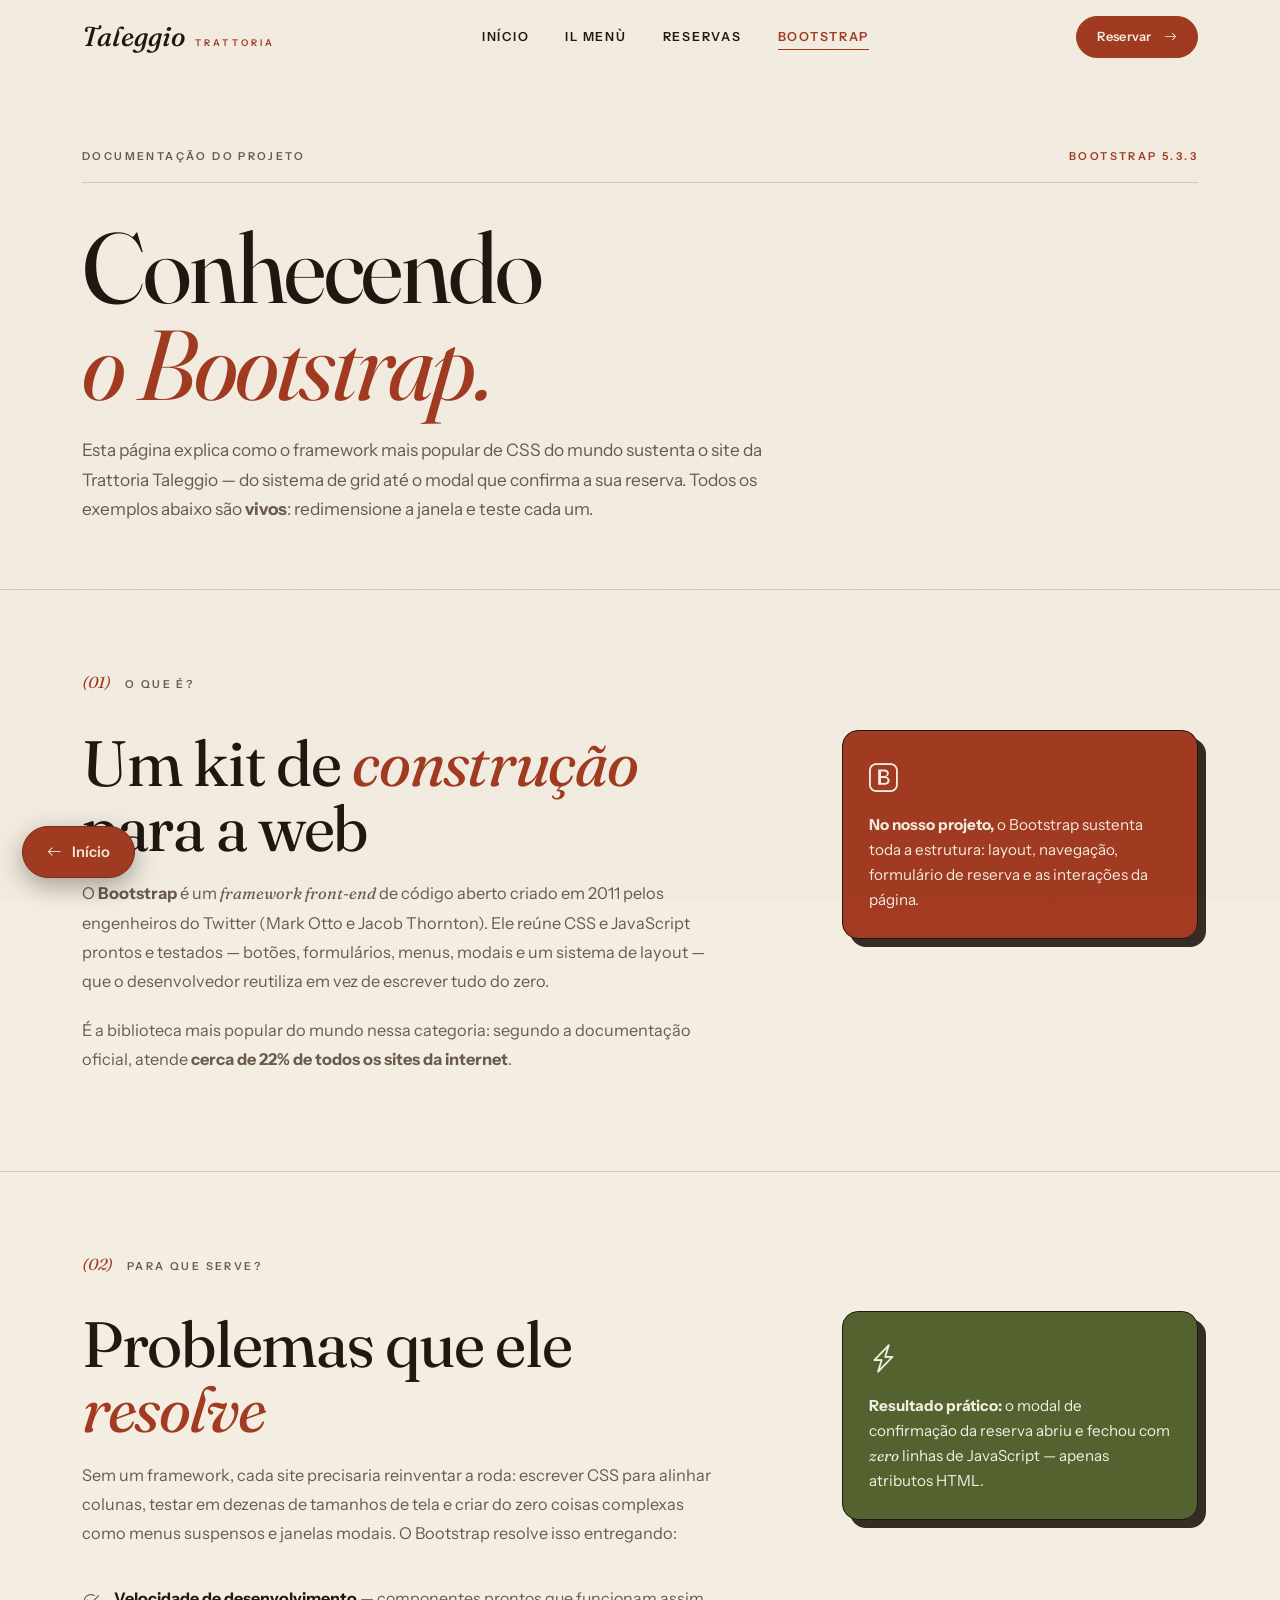
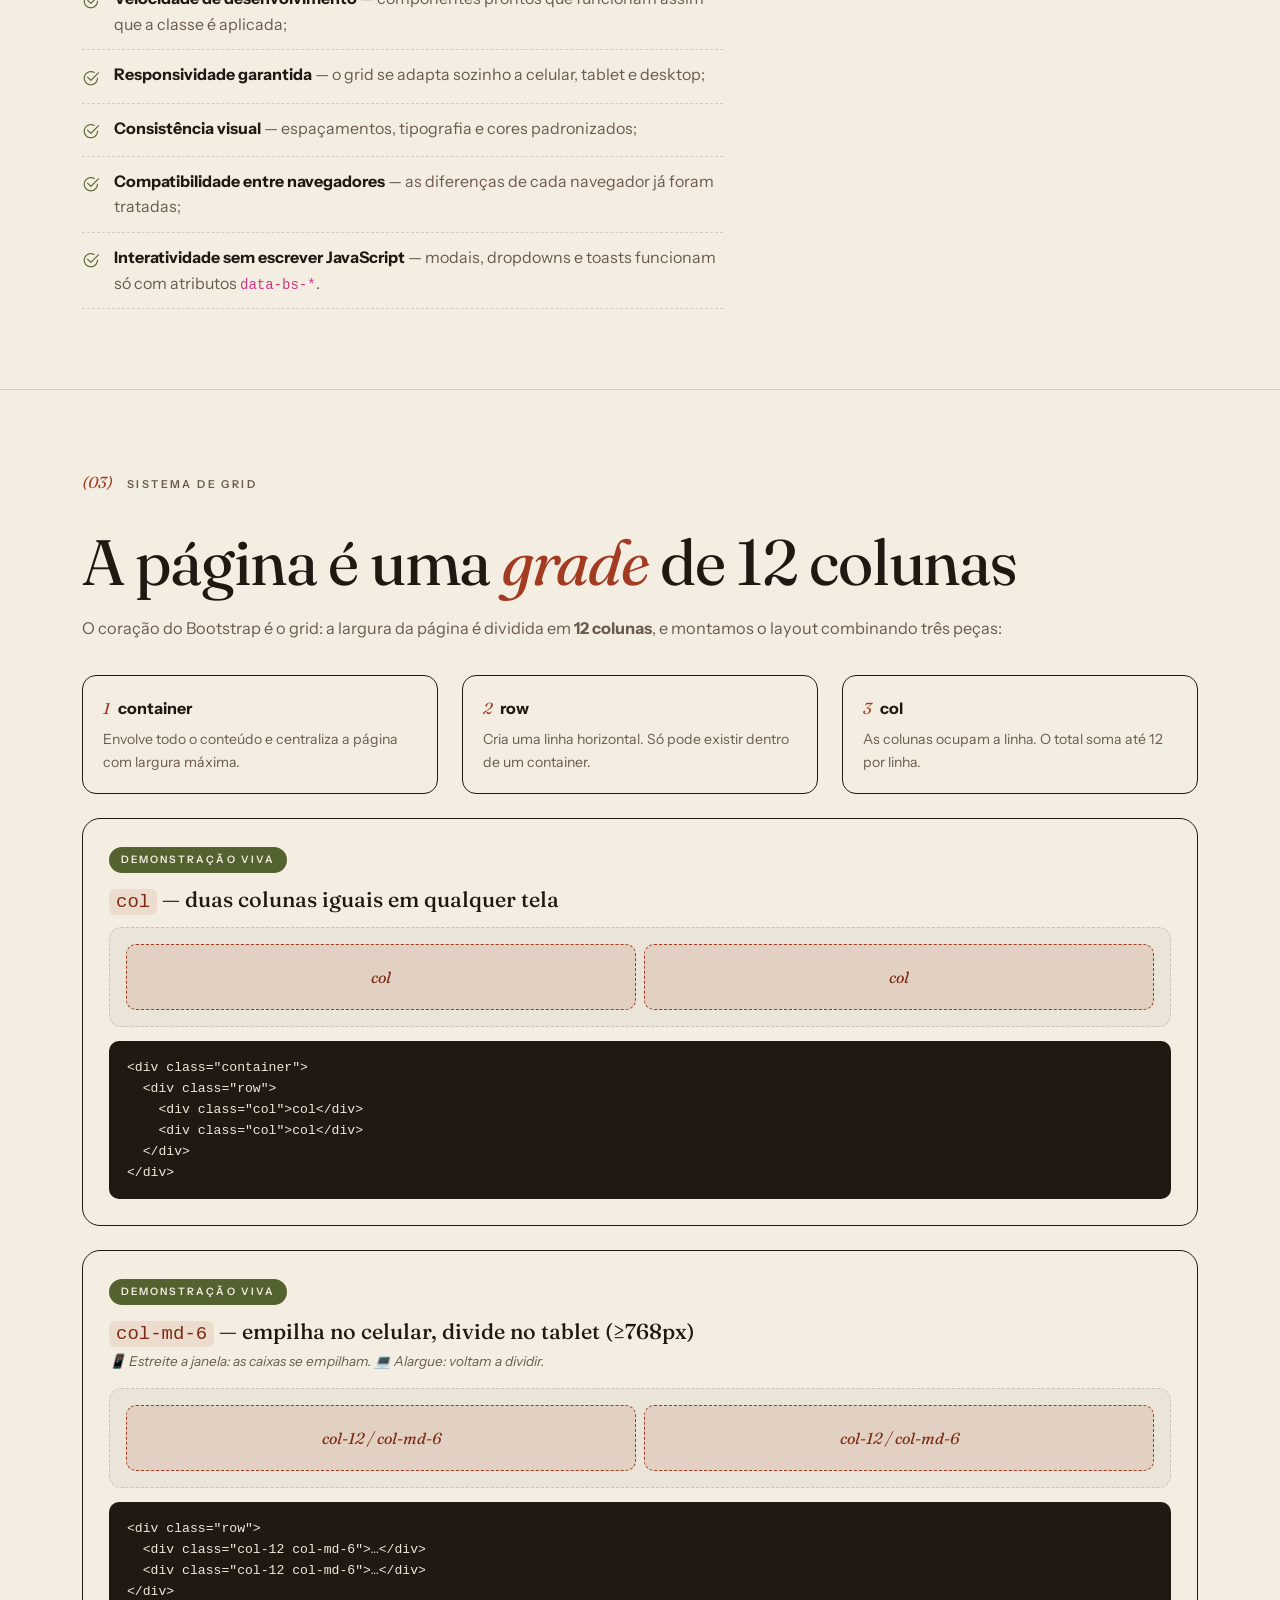
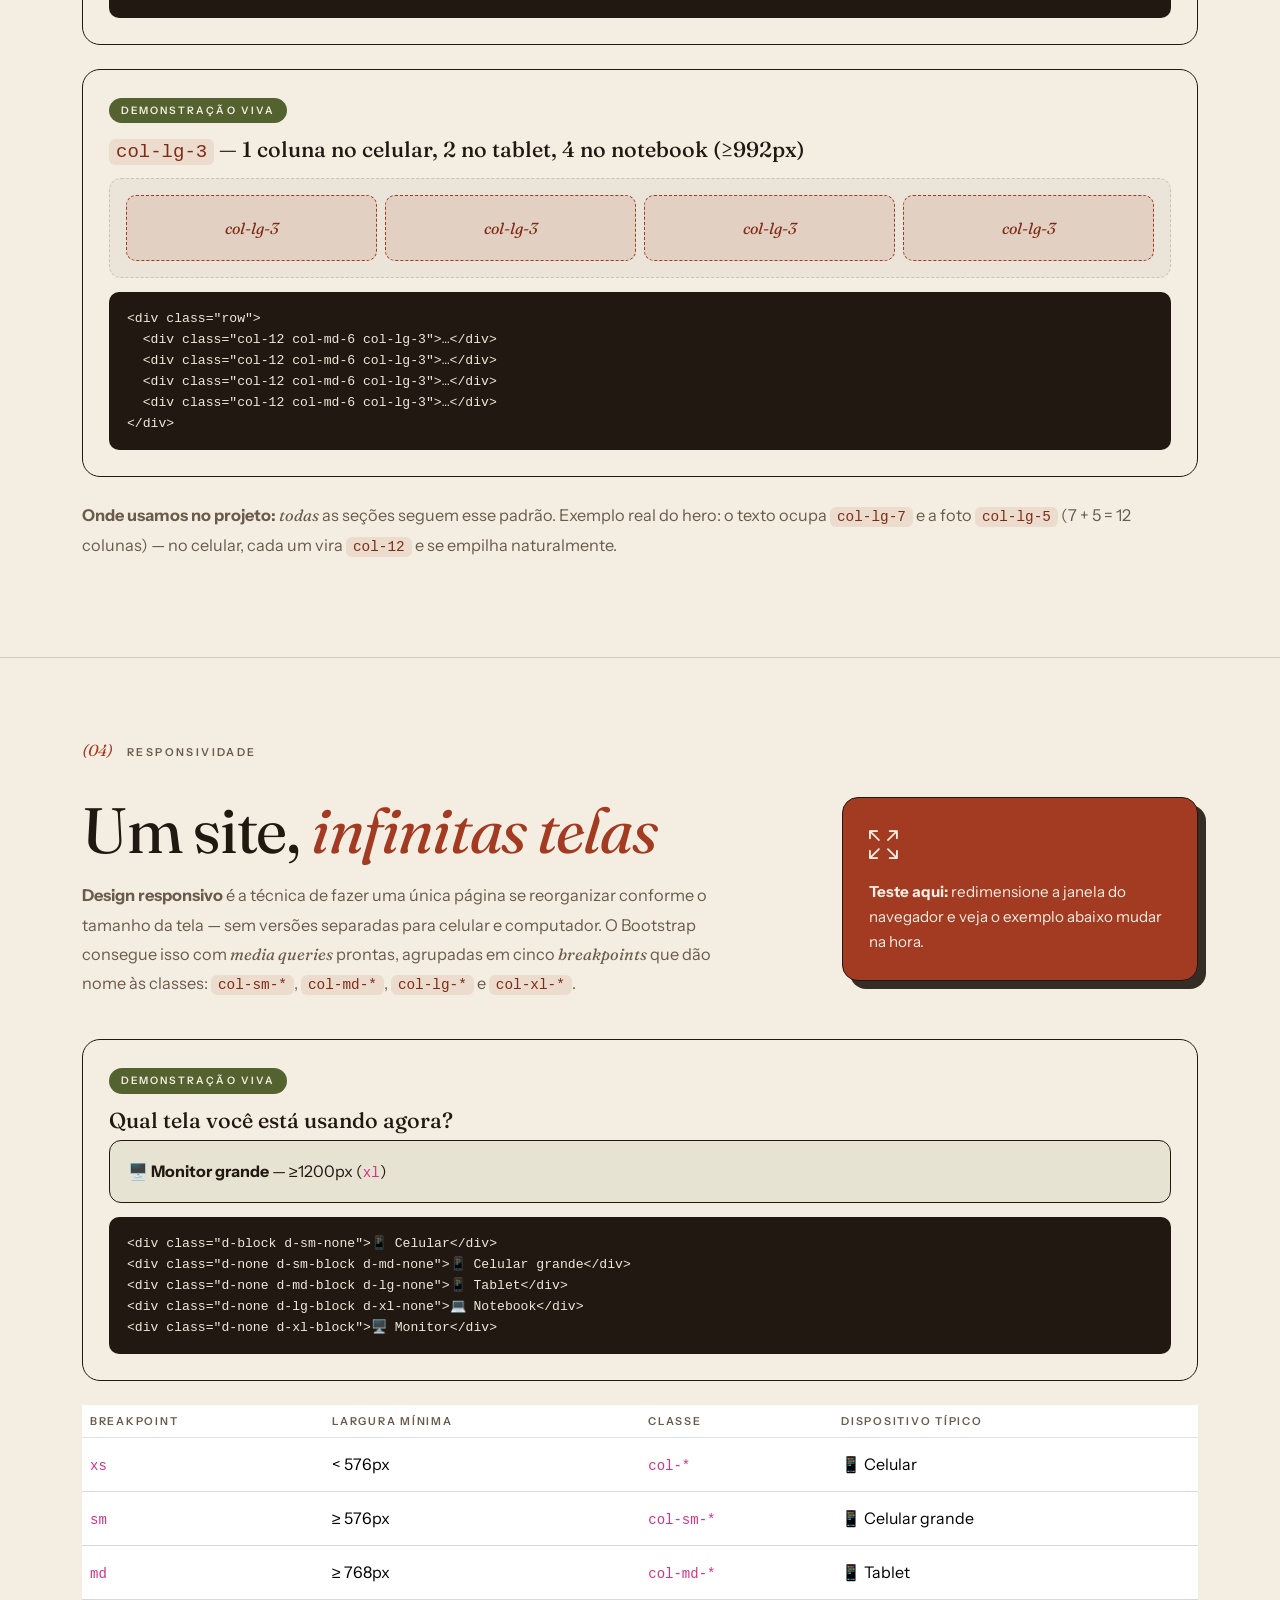
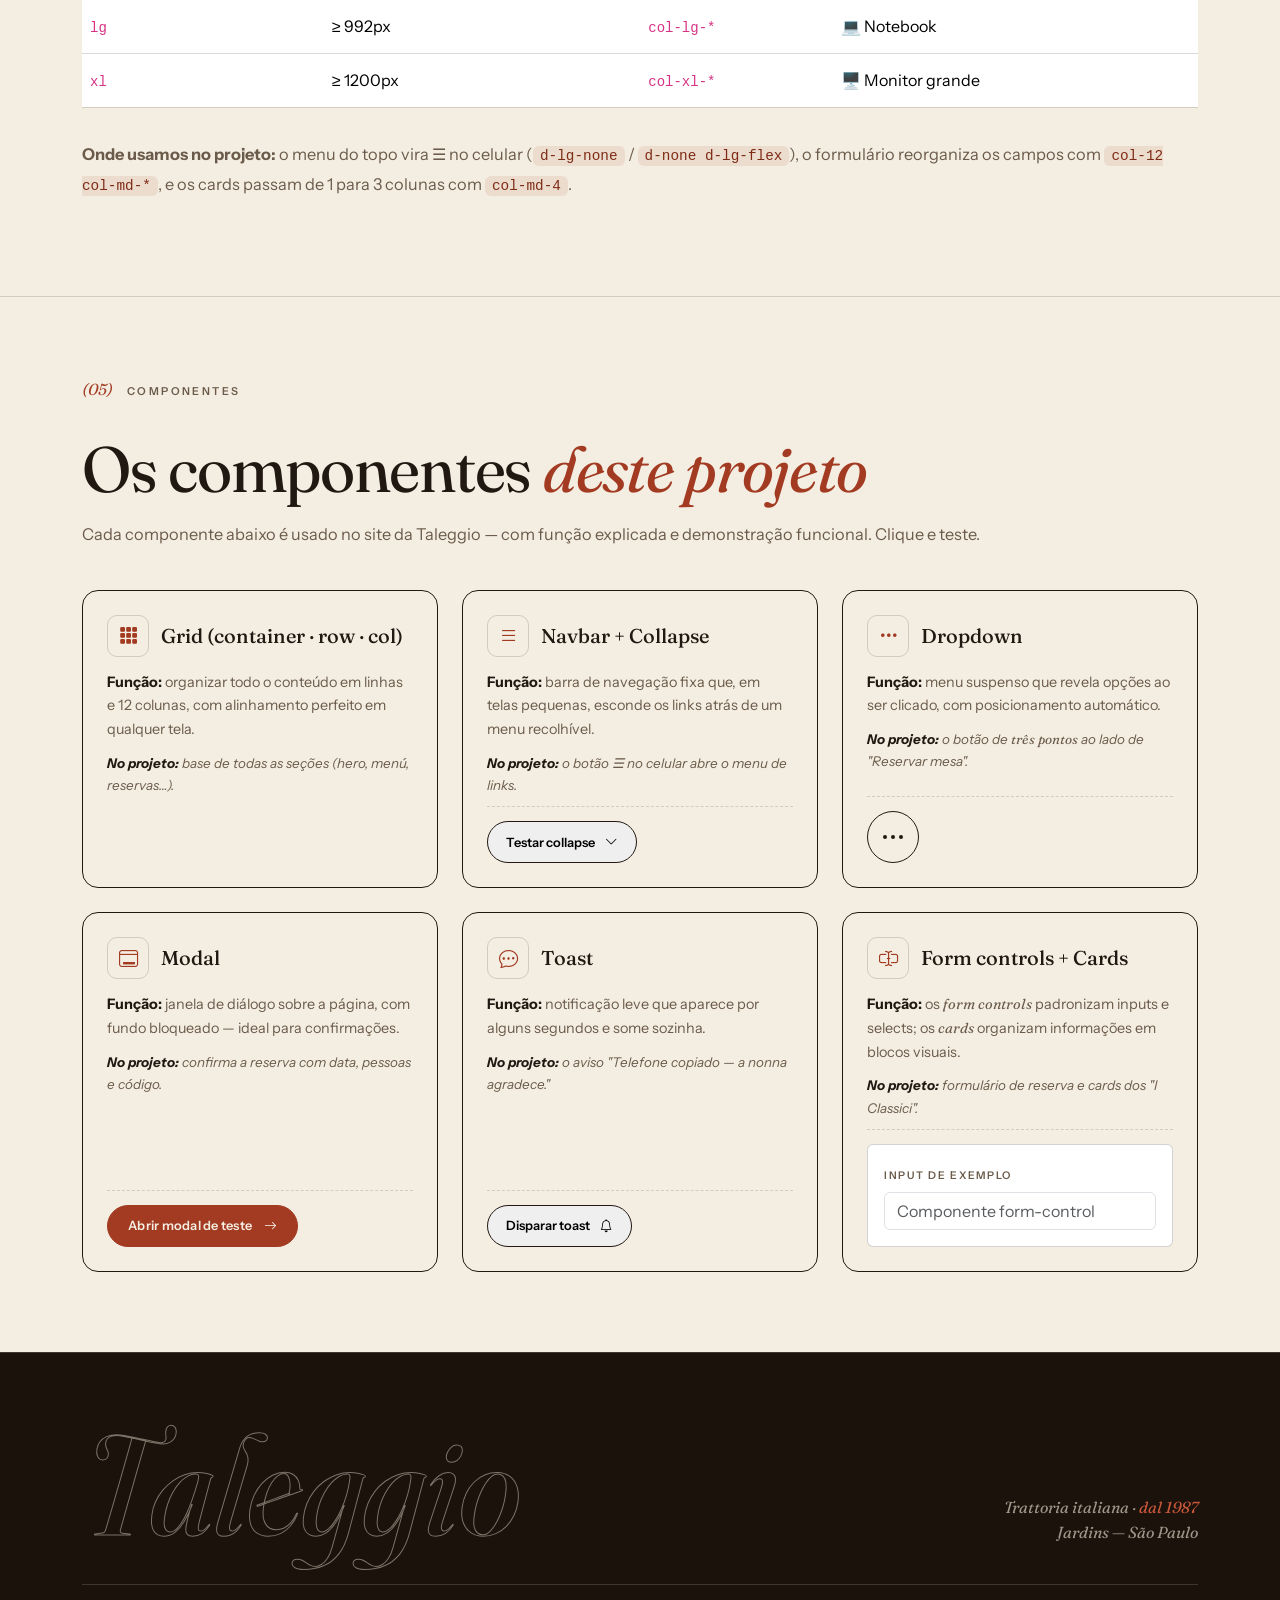
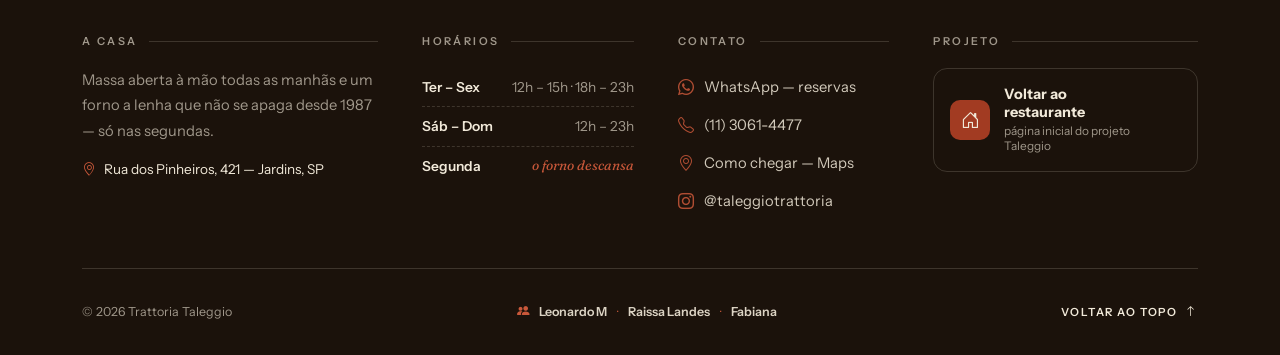
<file: bootstrap.html>
<!DOCTYPE html>
<html lang="pt-BR">
<head>
<meta charset="UTF-8">
<meta name="viewport" content="width=device-width, initial-scale=1">
<title>Conhecendo o Bootstrap · Taleggio Trattoria</title>
<meta name="description" content="Documentação do projeto Taleggio Trattoria: como o Bootstrap 5 foi utilizado no desenvolvimento do site.">
<link rel="icon" href="data:image/svg+xml,<svg xmlns='http://www.w3.org/2000/svg' viewBox='0 0 24 24'><path fill='%23A23B22' d='M12 0C13 7 17 11 24 12 17 13 13 17 12 24 11 17 7 13 0 12 7 11 11 7 12 0Z'/></svg>">

<link href="https://cdn.jsdelivr.net/npm/bootstrap@5.3.3/dist/css/bootstrap.min.css" rel="stylesheet">
<link href="https://cdn.jsdelivr.net/npm/bootstrap-icons@1.11.3/font/bootstrap-icons.min.css" rel="stylesheet">
<link rel="preconnect" href="https://fonts.googleapis.com">
<link rel="preconnect" href="https://fonts.gstatic.com" crossorigin>
<link href="https://fonts.googleapis.com/css2?family=Fraunces:ital,opsz,wght@0,9..144,300..700;1,9..144,300..700&family=Instrument+Sans:wght@400;500;600&display=swap" rel="stylesheet">

<link rel="stylesheet" href="style.css">
</head>
<body>

<!-- botão flutuante de volta — sempre clicável -->
<a href="index.html" class="back-float"><i class="bi bi-arrow-left"></i> Início</a>

<!-- ================= NAVBAR ================= -->
<nav class="nav-tl" id="nav">
  <div class="container-xl nav-inner">
    <a class="brand" href="index.html">Taleggio <small>trattoria</small></a>
    <div class="nav-links d-none d-lg-flex">
      <a href="index.html">Início</a>
      <a href="index.html#cardapio">Il menù</a>
      <a href="index.html#reserva">Reservas</a>
      <a href="bootstrap.html" class="active">Bootstrap</a>
    </div>
    <div class="d-flex align-items-center gap-2">
      <a href="index.html#reserva" class="btn-reserve sm d-none d-sm-inline-flex">Reservar <i class="bi bi-arrow-right"></i></a>
      <button class="burger d-lg-none" data-bs-toggle="collapse" data-bs-target="#navMenu" aria-label="Abrir menu"><i class="bi bi-list"></i></button>
    </div>
  </div>
  <div class="collapse nav-collapse d-lg-none" id="navMenu">
    <div class="container-xl py-3">
      <a href="index.html">Início</a>
      <a href="index.html#cardapio">Il menù</a>
      <a href="index.html#reserva">Reservas</a>
      <a href="bootstrap.html">Bootstrap</a>
    </div>
  </div>
</nav>

<!-- ================= HERO ================= -->
<header class="bp-hero" id="topo">
  <div class="container-xl">
    <div class="hero-meta reveal">
      <span class="lbl">Documentação do projeto</span>
      <span class="lbl highlight">Bootstrap 5.3.3</span>
    </div>
    <h1 class="bp-title reveal" data-d="1">Conhecendo<br><em>o Bootstrap.</em></h1>
    <p class="bp-lead reveal" data-d="2">Esta página explica como o framework mais popular de CSS do mundo
    sustenta o site da Trattoria Taleggio — do sistema de grid até o modal que confirma a sua reserva.
    Todos os exemplos abaixo são <strong>vivos</strong>: redimensione a janela e teste cada um.</p>
  </div>
</header>

<!-- ================= 01 · O QUE É ================= -->
<section class="bp-sec" id="oque-e">
  <div class="container-xl">
    <div class="sec-head reveal"><span class="num">(01)</span><span class="lbl">O que é?</span></div>
    <div class="row gy-4">
      <div class="col-lg-7">
        <h2 class="sec-title reveal" data-d="1">Um kit de <em>construção</em> para a web</h2>
        <p class="bp-par reveal" data-d="2">O <strong>Bootstrap</strong> é um <em>framework front-end</em> de código aberto
        criado em 2011 pelos engenheiros do Twitter (Mark Otto e Jacob Thornton). Ele reúne CSS e JavaScript
        prontos e testados — botões, formulários, menus, modais e um sistema de layout — que o desenvolvedor
        reutiliza em vez de escrever tudo do zero.</p>
        <p class="bp-par reveal" data-d="3">É a biblioteca mais popular do mundo nessa categoria: segundo a
        documentação oficial, atende <strong>cerca de 22% de todos os sites da internet</strong>.</p>
      </div>
      <div class="col-lg-4 offset-lg-1">
        <div class="bp-fact reveal" data-d="2">
          <i class="bi bi-bootstrap"></i>
          <p><strong>No nosso projeto,</strong> o Bootstrap sustenta toda a estrutura: layout, navegação,
          formulário de reserva e as interações da página.</p>
        </div>
      </div>
    </div>
  </div>
</section>

<!-- ================= 02 · PARA QUE SERVE ================= -->
<section class="bp-sec" id="para-que">
  <div class="container-xl">
    <div class="sec-head reveal"><span class="num">(02)</span><span class="lbl">Para que serve?</span></div>
    <div class="row gy-4">
      <div class="col-lg-7">
        <h2 class="sec-title reveal" data-d="1">Problemas que ele <em>resolve</em></h2>
        <p class="bp-par reveal" data-d="2">Sem um framework, cada site precisaria reinventar a roda: escrever CSS
        para alinhar colunas, testar em dezenas de tamanhos de tela e criar do zero coisas complexas como menus
        suspensos e janelas modais. O Bootstrap resolve isso entregando:</p>
        <ul class="bp-list reveal" data-d="3">
          <li><i class="bi bi-check2-circle"></i><span><strong>Velocidade de desenvolvimento</strong> — componentes prontos que funcionam assim que a classe é aplicada;</span></li>
          <li><i class="bi bi-check2-circle"></i><span><strong>Responsividade garantida</strong> — o grid se adapta sozinho a celular, tablet e desktop;</span></li>
          <li><i class="bi bi-check2-circle"></i><span><strong>Consistência visual</strong> — espaçamentos, tipografia e cores padronizados;</span></li>
          <li><i class="bi bi-check2-circle"></i><span><strong>Compatibilidade entre navegadores</strong> — as diferenças de cada navegador já foram tratadas;</span></li>
          <li><i class="bi bi-check2-circle"></i><span><strong>Interatividade sem escrever JavaScript</strong> — modais, dropdowns e toasts funcionam só com atributos <code>data-bs-*</code>.</span></li>
        </ul>
      </div>
      <div class="col-lg-4 offset-lg-1">
        <div class="bp-fact olive reveal" data-d="2">
          <i class="bi bi-lightning-charge"></i>
          <p><strong>Resultado prático:</strong> o modal de confirmação da reserva abriu e fechou
          com <em>zero</em> linhas de JavaScript — apenas atributos HTML.</p>
        </div>
      </div>
    </div>
  </div>
</section>

<!-- ================= 03 · GRID ================= -->
<section class="bp-sec" id="grid">
  <div class="container-xl">
    <div class="sec-head reveal"><span class="num">(03)</span><span class="lbl">Sistema de grid</span></div>
    <h2 class="sec-title reveal" data-d="1">A página é uma <em>grade</em> de 12 colunas</h2>
    <p class="bp-par reveal" data-d="2">O coração do Bootstrap é o grid: a largura da página é dividida
    em <strong>12 colunas</strong>, e montamos o layout combinando três peças:</p>

    <div class="row gy-3 mt-2">
      <div class="col-md-4">
        <div class="bp-mini reveal"><span class="bp-mini-n">1</span><strong>container</strong><p>Envolve todo o conteúdo e centraliza a página com largura máxima.</p></div>
      </div>
      <div class="col-md-4" data-d="1">
        <div class="bp-mini reveal"><span class="bp-mini-n">2</span><strong>row</strong><p>Cria uma linha horizontal. Só pode existir dentro de um container.</p></div>
      </div>
      <div class="col-md-4" data-d="2">
        <div class="bp-mini reveal"><span class="bp-mini-n">3</span><strong>col</strong><p>As colunas ocupam a linha. O total soma até 12 por linha.</p></div>
      </div>
    </div>

    <div class="bp-demo reveal mt-4">
      <span class="bp-chip">Demonstração viva</span>
      <h3 class="bp-demo-title"><code>col</code> — duas colunas iguais em qualquer tela</h3>
      <div class="bp-demo-grid">
        <div class="row g-2">
          <div class="col"><div class="bp-cell">col</div></div>
          <div class="col"><div class="bp-cell">col</div></div>
        </div>
      </div>
      <pre class="bp-code">&lt;div class="container"&gt;
  &lt;div class="row"&gt;
    &lt;div class="col"&gt;col&lt;/div&gt;
    &lt;div class="col"&gt;col&lt;/div&gt;
  &lt;/div&gt;
&lt;/div&gt;</pre>
    </div>

    <div class="bp-demo reveal mt-4">
      <span class="bp-chip">Demonstração viva</span>
      <h3 class="bp-demo-title"><code>col-md-6</code> — empilha no celular, divide no tablet (≥768px)</h3>
      <p class="bp-demo-hint">📱 Estreite a janela: as caixas se empilham. 💻 Alargue: voltam a dividir.</p>
      <div class="bp-demo-grid">
        <div class="row g-2">
          <div class="col-12 col-md-6"><div class="bp-cell">col-12 / col-md-6</div></div>
          <div class="col-12 col-md-6"><div class="bp-cell">col-12 / col-md-6</div></div>
        </div>
      </div>
      <pre class="bp-code">&lt;div class="row"&gt;
  &lt;div class="col-12 col-md-6"&gt;…&lt;/div&gt;
  &lt;div class="col-12 col-md-6"&gt;…&lt;/div&gt;
&lt;/div&gt;</pre>
    </div>

    <div class="bp-demo reveal mt-4">
      <span class="bp-chip">Demonstração viva</span>
      <h3 class="bp-demo-title"><code>col-lg-3</code> — 1 coluna no celular, 2 no tablet, 4 no notebook (≥992px)</h3>
      <div class="bp-demo-grid">
        <div class="row g-2">
          <div class="col-12 col-md-6 col-lg-3"><div class="bp-cell">col-lg-3</div></div>
          <div class="col-12 col-md-6 col-lg-3"><div class="bp-cell">col-lg-3</div></div>
          <div class="col-12 col-md-6 col-lg-3"><div class="bp-cell">col-lg-3</div></div>
          <div class="col-12 col-md-6 col-lg-3"><div class="bp-cell">col-lg-3</div></div>
        </div>
      </div>
      <pre class="bp-code">&lt;div class="row"&gt;
  &lt;div class="col-12 col-md-6 col-lg-3"&gt;…&lt;/div&gt;
  &lt;div class="col-12 col-md-6 col-lg-3"&gt;…&lt;/div&gt;
  &lt;div class="col-12 col-md-6 col-lg-3"&gt;…&lt;/div&gt;
  &lt;div class="col-12 col-md-6 col-lg-3"&gt;…&lt;/div&gt;
&lt;/div&gt;</pre>
    </div>

    <p class="bp-par reveal mt-4"><strong>Onde usamos no projeto:</strong> <em>todas</em> as seções seguem esse padrão.
    Exemplo real do hero: o texto ocupa <code>col-lg-7</code> e a foto <code>col-lg-5</code> (7 + 5 = 12 colunas) —
    no celular, cada um vira <code>col-12</code> e se empilha naturalmente.</p>
  </div>
</section>

<!-- ================= 04 · RESPONSIVIDADE ================= -->
<section class="bp-sec" id="responsividade">
  <div class="container-xl">
    <div class="sec-head reveal"><span class="num">(04)</span><span class="lbl">Responsividade</span></div>
    <div class="row gy-4">
      <div class="col-lg-7">
        <h2 class="sec-title reveal" data-d="1">Um site, <em>infinitas telas</em></h2>
        <p class="bp-par reveal" data-d="2"><strong>Design responsivo</strong> é a técnica de fazer uma única página
        se reorganizar conforme o tamanho da tela — sem versões separadas para celular e computador. O Bootstrap
        consegue isso com <em>media queries</em> prontas, agrupadas em cinco <em>breakpoints</em> que dão nome
        às classes: <code>col-sm-*</code>, <code>col-md-*</code>, <code>col-lg-*</code> e <code>col-xl-*</code>.</p>
      </div>
      <div class="col-lg-4 offset-lg-1">
        <div class="bp-fact reveal" data-d="2">
          <i class="bi bi-arrows-fullscreen"></i>
          <p><strong>Teste aqui:</strong> redimensione a janela do navegador e veja o exemplo abaixo mudar na hora.</p>
        </div>
      </div>
    </div>

    <div class="bp-demo reveal mt-4">
      <span class="bp-chip">Demonstração viva</span>
      <h3 class="bp-demo-title">Qual tela você está usando agora?</h3>
      <div class="bp-dev d-block d-sm-none">📱 <strong>Celular</strong> — menor que 576px (<code>xs</code>)</div>
      <div class="bp-dev d-none d-sm-block d-md-none">📱 <strong>Celular grande</strong> — ≥576px (<code>sm</code>)</div>
      <div class="bp-dev d-none d-md-block d-lg-none">📱 <strong>Tablet</strong> — ≥768px (<code>md</code>)</div>
      <div class="bp-dev d-none d-lg-block d-xl-none">💻 <strong>Notebook</strong> — ≥992px (<code>lg</code>)</div>
      <div class="bp-dev d-none d-xl-block">🖥️ <strong>Monitor grande</strong> — ≥1200px (<code>xl</code>)</div>
      <pre class="bp-code">&lt;div class="d-block d-sm-none"&gt;📱 Celular&lt;/div&gt;
&lt;div class="d-none d-sm-block d-md-none"&gt;📱 Celular grande&lt;/div&gt;
&lt;div class="d-none d-md-block d-lg-none"&gt;📱 Tablet&lt;/div&gt;
&lt;div class="d-none d-lg-block d-xl-none"&gt;💻 Notebook&lt;/div&gt;
&lt;div class="d-none d-xl-block"&gt;🖥️ Monitor&lt;/div&gt;</pre>
    </div>

    <div class="table-responsive reveal mt-4">
      <table class="table bp-table align-middle">
        <thead><tr><th>Breakpoint</th><th>Largura mínima</th><th>Classe</th><th>Dispositivo típico</th></tr></thead>
        <tbody>
          <tr><td><code>xs</code></td><td>&lt; 576px</td><td><code>col-*</code></td><td>📱 Celular</td></tr>
          <tr><td><code>sm</code></td><td>≥ 576px</td><td><code>col-sm-*</code></td><td>📱 Celular grande</td></tr>
          <tr><td><code>md</code></td><td>≥ 768px</td><td><code>col-md-*</code></td><td>📱 Tablet</td></tr>
          <tr><td><code>lg</code></td><td>≥ 992px</td><td><code>col-lg-*</code></td><td>💻 Notebook</td></tr>
          <tr><td><code>xl</code></td><td>≥ 1200px</td><td><code>col-xl-*</code></td><td>🖥️ Monitor grande</td></tr>
        </tbody>
      </table>
    </div>

    <p class="bp-par reveal mt-3"><strong>Onde usamos no projeto:</strong> o menu do topo vira ☰ no celular
    (<code>d-lg-none</code> / <code>d-none d-lg-flex</code>), o formulário reorganiza os campos com
    <code>col-12 col-md-*</code>, e os cards passam de 1 para 3 colunas com <code>col-md-4</code>.</p>
  </div>
</section>

<!-- ================= 05 · COMPONENTES ================= -->
<section class="bp-sec" id="componentes">
  <div class="container-xl">
    <div class="sec-head reveal"><span class="num">(05)</span><span class="lbl">Componentes</span></div>
    <h2 class="sec-title reveal" data-d="1">Os componentes <em>deste projeto</em></h2>
    <p class="bp-par reveal" data-d="2">Cada componente abaixo é usado no site da Taleggio —
    com função explicada e demonstração funcional. Clique e teste.</p>

    <div class="row gy-4 mt-3">

      <div class="col-md-6 col-lg-4">
        <div class="bp-comp reveal">
          <div class="bp-comp-head"><i class="bi bi-grid-3x3-gap-fill"></i><h3>Grid (container · row · col)</h3></div>
          <p><strong>Função:</strong> organizar todo o conteúdo em linhas e 12 colunas, com alinhamento perfeito em qualquer tela.</p>
          <p class="bp-comp-use"><strong>No projeto:</strong> base de todas as seções (hero, menú, reservas…).</p>
        </div>
      </div>

      <div class="col-md-6 col-lg-4" data-d="1">
        <div class="bp-comp reveal">
          <div class="bp-comp-head"><i class="bi bi-list"></i><h3>Navbar + Collapse</h3></div>
          <p><strong>Função:</strong> barra de navegação fixa que, em telas pequenas, esconde os links atrás de um menu recolhível.</p>
          <p class="bp-comp-use"><strong>No projeto:</strong> o botão ☰ no celular abre o menu de links.</p>
          <div class="bp-demo-box">
            <button class="btn-line sm" data-bs-toggle="collapse" data-bs-target="#bpCollapse" aria-expanded="false">
              Testar collapse <i class="bi bi-chevron-down"></i>
            </button>
            <div class="collapse mt-3" id="bpCollapse">
              <div class="bp-collapse-body">✅ Este bloco foi aberto pelo componente <strong>Collapse</strong>.</div>
            </div>
          </div>
        </div>
      </div>

      <div class="col-md-6 col-lg-4" data-d="2">
        <div class="bp-comp reveal">
          <div class="bp-comp-head"><i class="bi bi-three-dots"></i><h3>Dropdown</h3></div>
          <p><strong>Função:</strong> menu suspenso que revela opções ao ser clicado, com posicionamento automático.</p>
          <p class="bp-comp-use"><strong>No projeto:</strong> o botão de <em>três pontos</em> ao lado de "Reservar mesa".</p>
          <div class="bp-demo-box">
            <div class="dropdown">
              <button class="btn-dots" data-bs-toggle="dropdown" aria-expanded="false" aria-label="Demo dropdown">
                <span></span><span></span><span></span>
              </button>
              <ul class="dropdown-menu dots-menu">
                <li><a class="dots-item" href="#componentes">
                  <span class="di-icon"><i class="bi bi-1-circle"></i></span>
                  <span class="di-text"><strong>Opção de exemplo</strong><small>menu suspenso do Bootstrap</small></span>
                  <i class="bi bi-arrow-right di-arrow"></i></a></li>
                <li><a class="dots-item" href="#componentes">
                  <span class="di-icon"><i class="bi bi-2-circle"></i></span>
                  <span class="di-text"><strong>Segunda opção</strong><small>mesmo componente do site</small></span>
                  <i class="bi bi-arrow-right di-arrow"></i></a></li>
              </ul>
            </div>
          </div>
        </div>
      </div>

      <div class="col-md-6 col-lg-4">
        <div class="bp-comp reveal">
          <div class="bp-comp-head"><i class="bi bi-window-desktop"></i><h3>Modal</h3></div>
          <p><strong>Função:</strong> janela de diálogo sobre a página, com fundo bloqueado — ideal para confirmações.</p>
          <p class="bp-comp-use"><strong>No projeto:</strong> confirma a reserva com data, pessoas e código.</p>
          <div class="bp-demo-box">
            <button class="btn-reserve sm" data-bs-toggle="modal" data-bs-target="#bpModal">
              Abrir modal de teste <i class="bi bi-arrow-right"></i>
            </button>
          </div>
        </div>
      </div>

      <div class="col-md-6 col-lg-4" data-d="1">
        <div class="bp-comp reveal">
          <div class="bp-comp-head"><i class="bi bi-chat-dots"></i><h3>Toast</h3></div>
          <p><strong>Função:</strong> notificação leve que aparece por alguns segundos e some sozinha.</p>
          <p class="bp-comp-use"><strong>No projeto:</strong> o aviso "Telefone copiado — a nonna agradece."</p>
          <div class="bp-demo-box">
            <button class="btn-line sm" id="bpToastBtn">Disparar toast <i class="bi bi-bell"></i></button>
          </div>
        </div>
      </div>

      <div class="col-md-6 col-lg-4" data-d="2">
        <div class="bp-comp reveal">
          <div class="bp-comp-head"><i class="bi bi-input-cursor-text"></i><h3>Form controls + Cards</h3></div>
          <p><strong>Função:</strong> os <em>form controls</em> padronizam inputs e selects; os <em>cards</em> organizam informações em blocos visuais.</p>
          <p class="bp-comp-use"><strong>No projeto:</strong> formulário de reserva e cards dos "I Classici".</p>
          <div class="bp-demo-box">
            <div class="card bp-card-demo">
              <div class="card-body">
                <label class="form-label" for="bpInput">Input de exemplo</label>
                <input type="text" class="form-control" id="bpInput" placeholder="Componente form-control">
              </div>
            </div>
          </div>
        </div>
      </div>

    </div>
  </div>
</section>

<!-- ================= FOOTER ================= -->
<footer class="footer">
  <div class="container-xl">
    <div class="foot-brand">
      <p class="foot-word" aria-hidden="true">Taleggio</p>
      <p class="foot-tag">Trattoria italiana · <strong>dal 1987</strong><br>Jardins — São Paulo</p>
    </div>
    <div class="foot-grid">
      <div class="foot-col">
        <span class="lbl">A casa</span>
        <p class="foot-about">Massa aberta à mão todas as manhãs e um forno a lenha que não se apaga desde 1987 — só nas segundas.</p>
        <p class="foot-addr"><i class="bi bi-geo-alt"></i> Rua dos Pinheiros, 421 — Jardins, SP</p>
      </div>
      <div class="foot-col">
        <span class="lbl">Horários</span>
        <ul class="foot-hours">
          <li><span>Ter – Sex</span><span>12h – 15h · 18h – 23h</span></li>
          <li><span>Sáb – Dom</span><span>12h – 23h</span></li>
          <li class="closed"><span>Segunda</span><span>o forno descansa</span></li>
        </ul>
      </div>
      <div class="foot-col">
        <span class="lbl">Contato</span>
        <ul class="foot-links">
          <li><a href="https://wa.me/551130614477" target="_blank" rel="noopener"><i class="bi bi-whatsapp"></i>WhatsApp — reservas</a></li>
          <li><a href="tel:+551130614477" title="Funciona no celular"><i class="bi bi-telephone"></i>(11) 3061-4477</a></li>
          <li><a href="https://www.google.com/maps/search/?api=1&amp;query=Rua+dos+Pinheiros+421+Sao+Paulo" target="_blank" rel="noopener"><i class="bi bi-geo-alt"></i>Como chegar — Maps</a></li>
          <li><a href="https://instagram.com" target="_blank" rel="noopener"><i class="bi bi-instagram"></i>@taleggiotrattoria</a></li>
        </ul>
      </div>
      <div class="foot-col">
        <span class="lbl">Projeto</span>
        <a class="foot-cta" href="index.html">
          <i class="bi bi-house-door"></i>
          <span><strong>Voltar ao restaurante</strong><small>página inicial do projeto Taleggio</small></span>
          <i class="bi bi-arrow-right"></i>
        </a>
      </div>
    </div>
    <div class="foot-base">
      <span>© <span id="year"></span> Trattoria Taleggio</span>
      <span class="foot-team">
        <i class="bi bi-people-fill"></i>
        <strong>Leonardo M</strong><strong>Raissa Landes</strong><strong>Fabiana</strong>
      </span>
      <a href="#topo" class="to-top">Voltar ao topo <i class="bi bi-arrow-up"></i></a>
    </div>
  </div>
</footer>

<!-- modal de demonstração -->
<div class="modal fade" id="bpModal" tabindex="-1" aria-hidden="true">
  <div class="modal-dialog modal-dialog-centered">
    <div class="modal-content ok-modal">
      <svg class="star-lg" viewBox="0 0 24 24"><path d="M12 0C13 7 17 11 24 12 17 13 13 17 12 24 11 17 7 13 0 12 7 11 11 7 12 0Z"/></svg>
      <h3 class="ok-title">Este é um <em>modal!</em></h3>
      <p class="ok-sub">Foi aberto apenas com <code>data-bs-toggle="modal"</code> e <code>data-bs-target</code>.
      É assim que o modal de confirmação de reserva funciona na página inicial.</p>
      <button class="btn-reserve" data-bs-dismiss="modal">Fechar <i class="bi bi-check2"></i></button>
    </div>
  </div>
</div>

<!-- toast de demonstração -->
<div class="toast-wrap">
  <div class="toast" id="bpToast" role="status">
    <i class="bi bi-check2 me-2"></i>Toast disparado! Assim aparece o aviso de "telefone copiado".
  </div>
</div>

<script src="https://cdn.jsdelivr.net/npm/bootstrap@5.3.3/dist/js/bootstrap.bundle.min.js"></script>
<script src="script.js"></script>
</body>
</html>
</file>
<file: style.css>
/* ============================================================
   TALEGGIO TRATTORIA — folha de estilos principal
   ============================================================ */

/* ---------- variáveis e base ---------- */
:root{
  --paper:#F4EEE2; --paper-2:#ECE3D0;
  --ink:#211812;   --ink-soft:#6B5B4B;
  --line:rgba(33,24,18,.16);
  --terra:#A23B22; --terra-deep:#7E2B15; --terra-soft:#C9583A;
  --olive:#54622F;
  --dark:#1B120B;  --cream:#F1E9D9;
  --cream-60:rgba(241,233,217,.62);
  --cream-line:rgba(241,233,217,.16);
  --f-serif:'Fraunces',Georgia,serif;
  --f-sans:'Instrument Sans',sans-serif;
  --ease:cubic-bezier(.22,1,.36,1);
}
html{scroll-behavior:smooth;scroll-padding-top:96px}
body{
  font-family:var(--f-sans);background:var(--paper);color:var(--ink);
  -webkit-font-smoothing:antialiased;overflow-x:hidden;
}
body::after{
  content:"";position:fixed;inset:0;z-index:2000;pointer-events:none;opacity:.55;
  background-image:url("data:image/svg+xml,%3Csvg xmlns='http://www.w3.org/2000/svg' width='140' height='140'%3E%3Cfilter id='n'%3E%3CfeTurbulence type='fractalNoise' baseFrequency='.9' numOctaves='2'/%3E%3CfeColorMatrix values='0 0 0 0 0 0 0 0 0 0 0 0 0 0 0 0 0 0 .035 0'/%3E%3C/filter%3E%3Crect width='100%25' height='100%25' filter='url(%23n)'/%3E%3C/svg%3E");
}
::selection{background:var(--terra);color:var(--paper)}
::-webkit-scrollbar{width:11px}
::-webkit-scrollbar-track{background:var(--paper)}
::-webkit-scrollbar-thumb{background:#C9BCA2;border:3px solid var(--paper);border-radius:8px}
a{color:inherit;text-decoration:none}
:focus-visible{outline:2px solid var(--terra);outline-offset:3px;border-radius:4px}
img{display:block}
em,.it{font-family:var(--f-serif);font-style:italic;font-weight:inherit}
figure{margin:0}
.lbl{font-size:.68rem;font-weight:600;letter-spacing:.22em;text-transform:uppercase}

/* ---------- títulos de seção ---------- */
.sec-title{font-family:var(--f-serif);font-weight:420;font-size:clamp(2.5rem,5vw,4.3rem);line-height:1.02;letter-spacing:-.02em;margin:0}
.sec-title em{color:var(--terra)}
.sec-title.light{color:var(--cream)}
.sec-title.light em{color:var(--terra-soft)}
.sec-head{display:flex;align-items:baseline;gap:14px;margin-bottom:2.2rem}
.sec-head .num{font-family:var(--f-serif);font-style:italic;color:var(--terra);font-size:1rem}
.sec-head .lbl{color:var(--ink-soft)}
.menu-note{font-family:var(--f-serif);font-style:italic;font-size:1.05rem;line-height:1.6;color:var(--ink-soft)}

/* ---------- revelação no scroll ---------- */
.reveal{opacity:0;transform:translateY(28px);transition:opacity .85s var(--ease),transform .85s var(--ease)}
.reveal.in{opacity:1;transform:none}
[data-d="1"]{transition-delay:.08s}[data-d="2"]{transition-delay:.16s}
[data-d="3"]{transition-delay:.24s}[data-d="4"]{transition-delay:.32s}

/* ---------- navbar ---------- */
.nav-tl{position:fixed;inset:0 0 auto 0;z-index:1030;transition:background .35s,border-color .35s,backdrop-filter .35s;border-bottom:1px solid transparent}
.nav-tl.scrolled{background:rgba(244,238,226,.9);backdrop-filter:blur(14px);border-color:var(--line)}
.nav-inner{height:74px;display:flex;align-items:center;justify-content:space-between}
.brand{font-family:var(--f-serif);font-style:italic;font-weight:480;font-size:1.7rem;line-height:1;display:flex;align-items:baseline;gap:10px}
.brand small{font-family:var(--f-sans);font-style:normal;font-size:.58rem;font-weight:600;letter-spacing:.34em;text-transform:uppercase;color:var(--terra)}
.nav-links{display:flex;gap:36px}
.nav-links a{font-size:.78rem;font-weight:600;letter-spacing:.14em;text-transform:uppercase;position:relative;padding:4px 0}
.nav-links a::after{content:"";position:absolute;left:0;bottom:0;width:0;height:1.5px;background:var(--terra);transition:width .3s}
.nav-links a:hover::after{width:100%}
.nav-links a.active{color:var(--terra)}
.nav-links a.active::after{width:100%}
.burger{background:none;border:1px solid var(--ink);border-radius:999px;width:44px;height:44px;font-size:1.25rem;color:var(--ink);display:grid;place-items:center}
.nav-collapse{background:var(--paper);border-top:1px solid var(--line)}
.nav-collapse a{display:block;padding:16px 0;border-bottom:1px solid var(--line);font-family:var(--f-serif);font-size:1.4rem;font-style:italic}
.nav-collapse a:last-child{border-bottom:0}

/* ---------- botões ---------- */
.btn-reserve{display:inline-flex;align-items:center;gap:12px;background:var(--terra);color:var(--paper);border:1px solid var(--terra);
  border-radius:999px;padding:0 28px;height:52px;font-weight:600;font-size:.92rem;letter-spacing:.02em;transition:background .3s,border-color .3s}
.btn-reserve i{transition:transform .3s}
.btn-reserve:hover{background:var(--terra-deep);border-color:var(--terra-deep);color:var(--paper)}
.btn-reserve:hover i{transform:translateX(5px)}
.btn-reserve.sm{height:42px;padding:0 20px;font-size:.8rem}
.btn-line{display:inline-flex;align-items:center;gap:10px;border:1.5px solid var(--ink);border-radius:999px;padding:0 24px;height:50px;
  font-weight:600;font-size:.88rem;transition:.3s}
.btn-line:hover{background:var(--ink);color:var(--paper)}

/* ---------- hero ---------- */
.hero{padding:148px 0 90px;position:relative}
.hero-meta{display:flex;justify-content:space-between;gap:16px;padding-bottom:18px;border-bottom:1px solid var(--line);color:var(--ink-soft)}
.hero-meta .highlight{color:var(--terra)}
.hero-title{font-family:var(--f-serif);font-weight:400;font-size:clamp(3.4rem,9.5vw,7.6rem);line-height:.96;letter-spacing:-.025em;margin:2.4rem 0 1.6rem}
.hero-title em{color:var(--terra)}
.hero-sub{max-width:46ch;font-size:1.06rem;line-height:1.65;color:var(--ink-soft);margin-bottom:2.4rem}
.hero-actions{display:flex;align-items:center;flex-wrap:wrap;gap:14px}

/* botão de três pontos */
.btn-dots{width:52px;height:52px;border-radius:999px;border:1.5px solid var(--ink);background:transparent;display:inline-flex;
  align-items:center;justify-content:center;gap:4px;transition:.3s}
.btn-dots span{width:4px;height:4px;border-radius:50%;background:var(--ink);transition:.3s}
.btn-dots:hover{background:var(--ink)}
.btn-dots:hover span{background:var(--paper)}
.btn-dots[aria-expanded="true"]{background:var(--terra);border-color:var(--terra);transform:rotate(90deg)}
.btn-dots[aria-expanded="true"] span{background:var(--paper)}

/* painel do menu de pontos */
.dots-menu{background:var(--paper);border:1px solid var(--ink);border-radius:16px;padding:8px;min-width:330px;
  box-shadow:12px 12px 0 rgba(33,24,18,.1);list-style:none;margin:0}
.dots-menu.show{animation:pop .32s var(--ease)}
@keyframes pop{from{opacity:0;transform:translateY(10px) scale(.96)}to{opacity:1;transform:none}}
.dots-item{display:flex;align-items:center;gap:14px;padding:13px 14px;border-radius:11px;transition:background .25s}
.dots-item:hover{background:rgba(162,59,34,.09)}
.di-icon{flex:0 0 40px;height:40px;border:1px solid var(--line);border-radius:10px;display:grid;place-items:center;font-size:1.05rem;color:var(--terra)}
.di-text{display:flex;flex-direction:column;gap:2px;line-height:1.25}
.di-text strong{font-size:.92rem;font-weight:600}
.di-text small{font-size:.76rem;color:var(--ink-soft)}
.di-arrow{margin-left:auto;color:var(--terra);opacity:0;transform:translateX(-6px);transition:.25s}
.dots-item:hover .di-arrow{opacity:1;transform:none}

/* selo "aberto agora" */
.open-badge{display:inline-flex;align-items:center;gap:9px;font-size:.8rem;font-weight:600;color:var(--ink-soft);
  border:1px solid var(--line);border-radius:999px;padding:0 16px;height:38px;margin-left:4px}
.open-badge .dot{width:8px;height:8px;border-radius:50%;background:var(--ink-soft)}
.open-badge.on .dot{background:var(--olive);animation:pulse 1.8s infinite}
@keyframes pulse{0%{box-shadow:0 0 0 0 rgba(84,98,47,.45)}70%{box-shadow:0 0 0 8px rgba(84,98,47,0)}100%{box-shadow:0 0 0 0 rgba(84,98,47,0)}}

/* foto do hero em arco + selo giratório */
.hero-frame{border:1px solid var(--ink);border-radius:999px 999px 0 0;padding:12px;background:var(--paper)}
.hero-frame img{width:100%;aspect-ratio:4/5;max-height:60vh;object-fit:cover;border-radius:999px 999px 0 0;
  filter:sepia(.28) saturate(.88) contrast(1.05) brightness(.97)}
.stamp{position:absolute;left:-34px;bottom:36px;width:132px;height:132px;border-radius:50%;background:var(--terra);
  display:grid;place-items:center;box-shadow:8px 8px 0 rgba(33,24,18,.9)}
.stamp svg{width:100%;height:100%;animation:spin 18s linear infinite}
@keyframes spin{to{transform:rotate(360deg)}}
.stamp text{fill:var(--paper);font-size:9.4px;font-weight:600;letter-spacing:2.4px;text-transform:uppercase;font-family:var(--f-sans)}

/* ---------- marquee ---------- */
.marquee{background:var(--terra);color:var(--paper);border-top:1px solid var(--ink);border-bottom:1px solid var(--ink);overflow:hidden;padding:15px 0}
.mq-track{display:flex;width:max-content;animation:mq 28s linear infinite}
.marquee:hover .mq-track{animation-play-state:paused}
.mq-group{display:flex;align-items:center;gap:2.4rem;padding-right:2.4rem}
.mq-group span{font-family:var(--f-serif);font-style:italic;font-size:1.08rem;white-space:nowrap}
.mq-star{width:13px;height:13px;flex:0 0 auto;fill:var(--paper)}
@keyframes mq{to{transform:translateX(-50%)}}

/* ---------- a casa ---------- */
.sec-about{padding:110px 0}
.duo-wrap{position:relative;margin-top:2.6rem}
.duo{background:var(--terra);border:1px solid var(--ink);overflow:hidden}
.duo img{width:100%;mix-blend-mode:multiply;filter:grayscale(1) contrast(1.05) brightness(1.02)}
.duo.main img{aspect-ratio:4/5;object-fit:cover}
.duo.small{position:absolute;right:-24px;bottom:-40px;width:52%;background:var(--olive);box-shadow:10px 10px 0 rgba(33,24,18,.9)}
.duo.small img{aspect-ratio:5/4;object-fit:cover}
.duo-cap{margin-top:64px;font-family:var(--f-serif);font-style:italic;font-size:.95rem;color:var(--ink-soft)}
.lead-par{font-family:var(--f-serif);font-size:clamp(1.25rem,1.9vw,1.55rem);line-height:1.5;font-weight:400}
.about-txt p{line-height:1.75;color:var(--ink-soft)}
.facts{list-style:none;display:flex;margin:2.6rem 0 0;padding:0}
.facts li{flex:1;padding:4px 22px}
.facts li + li{border-left:1px solid var(--line)}
.facts li:first-child{padding-left:0}
.facts strong{display:block;font-family:var(--f-serif);font-weight:450;font-size:2.6rem;line-height:1;color:var(--terra)}
.facts span{font-size:.78rem;color:var(--ink-soft);display:block;margin-top:6px;max-width:14ch}
.signature{font-family:var(--f-serif);font-style:italic;font-size:1.25rem;margin-top:2.4rem}

/* ---------- i classici ---------- */
.sec-classici{padding:0 0 110px}
.classic-card{display:block;background:var(--paper);border:1px solid var(--ink);transition:transform .35s var(--ease),box-shadow .35s var(--ease)}
.classic-card figure{overflow:hidden;border-bottom:1px solid var(--ink)}
.classic-card img{width:100%;aspect-ratio:4/3;object-fit:cover;filter:sepia(.2) saturate(.95) contrast(1.04);
  transition:transform .7s var(--ease),filter .5s}
.classic-card:hover{transform:translate(-6px,-6px);box-shadow:12px 12px 0 var(--terra)}
.classic-card:hover img{transform:scale(1.06);filter:none}
.cc-body{position:relative;padding:22px 24px 24px}
.cc-body .tag{font-size:.64rem;font-weight:600;letter-spacing:.22em;text-transform:uppercase;color:var(--paper);
  background:var(--terra);border-radius:999px;padding:5px 12px}
.cc-body h3{font-family:var(--f-serif);font-weight:480;font-size:1.55rem;margin:14px 0 8px;letter-spacing:-.01em}
.cc-body p{font-size:.88rem;line-height:1.6;color:var(--ink-soft);margin:0;max-width:34ch}
.cc-price{position:absolute;top:22px;right:24px;font-family:var(--f-serif);font-style:italic;font-size:1.25rem;color:var(--terra)}

/* ---------- il menù ---------- */
.sec-menu{background:var(--paper-2);border-top:1px solid var(--line);border-bottom:1px solid var(--line);padding:110px 0}
.cat{font-size:.72rem;font-weight:600;letter-spacing:.24em;text-transform:uppercase;color:var(--terra);margin:0 0 .6rem}
.cat sup{font-family:var(--f-serif);font-style:italic;letter-spacing:0;color:var(--ink-soft);margin-left:6px}
.cat.mt{margin-top:3rem}
.dish-list{list-style:none;margin:0;padding:0}
.dish{padding:17px 0;transition:padding .3s}
.dish:hover{padding-left:10px}
.dish-top{display:flex;align-items:baseline;gap:14px}
.dish-name{font-family:var(--f-serif);font-weight:480;font-size:1.32rem;transition:color .25s}
.dish:hover .dish-name{color:var(--terra);font-style:italic}
.dish-dots{flex:1;border-bottom:2px dotted rgba(33,24,18,.32);transform:translateY(-5px)}
.dish-price{font-family:var(--f-serif);font-style:italic;font-size:1.1rem}
.dish-desc{margin:.4rem 0 0;font-size:.85rem;line-height:1.55;color:var(--ink-soft);max-width:50ch}
.dish-callout{margin-top:4.5rem;padding-top:2.2rem;border-top:1px solid var(--line)}
.dish-callout .co-star{width:16px;height:16px;fill:var(--terra);margin-bottom:14px}
.dish-callout p{font-family:var(--f-serif);font-style:italic;font-size:1.15rem;margin:0 0 20px;color:var(--ink-soft);max-width:38ch}

/* foto flutuante que segue o cursor */
#dish-float{position:fixed;left:0;top:0;width:232px;height:168px;background-size:cover;background-position:center;
  border:1px solid var(--ink);box-shadow:12px 12px 0 var(--terra);pointer-events:none;z-index:90;
  opacity:0;scale:.85;transition:opacity .25s,scale .3s;transform:translate(-400px,-400px) rotate(-5deg)}
#dish-float.on{opacity:1;scale:1}
@media (hover:none){#dish-float{display:none}}

/* ---------- la cantina ---------- */
.sec-cantina{padding:110px 0}
.cantina-par{color:var(--ink-soft);line-height:1.75;max-width:42ch;margin:1.4rem 0 2rem}
.cantina-img{border:1px solid var(--ink);overflow:hidden}
.cantina-img img{width:100%;filter:sepia(.22) saturate(.95) contrast(1.04);transition:transform .7s var(--ease)}
.cantina-img:hover img{transform:scale(1.05)}
.cantina-img.a img{aspect-ratio:4/5;object-fit:cover}
.cantina-img.b img{aspect-ratio:1/1;object-fit:cover}

/* ---------- reserva (bloco escuro) ---------- */
.sec-book{background:var(--dark);color:var(--cream);padding:110px 0}
.sec-book .num{color:var(--terra-soft)}
.sec-book .lbl{color:var(--cream-60)}
.book-par{color:var(--cream-60);line-height:1.75;max-width:44ch}
.hours{list-style:none;margin:2.2rem 0;padding:0}
.hours li{display:flex;justify-content:space-between;gap:20px;padding:13px 0;border-bottom:1px dashed var(--cream-line);font-size:.95rem}
.hours li span:first-child{font-weight:600}
.hours li span:last-child{color:var(--cream-60)}
.hours li.closed span:last-child{font-family:var(--f-serif);font-style:italic;color:var(--terra-soft)}
.addr{display:flex;align-items:baseline;gap:12px;font-size:.95rem;margin-bottom:10px}
.addr i{color:var(--terra-soft);transform:translateY(2px)}
.phone-copy{display:inline-flex;align-items:baseline;gap:10px;font-size:1.15rem;font-family:var(--f-serif);font-style:italic;
  border-bottom:1px solid var(--cream-line);padding-bottom:4px;transition:border-color .3s;cursor:pointer}
.phone-copy:hover{border-color:var(--terra-soft)}
.phone-copy small{font-family:var(--f-sans);font-style:normal;font-size:.68rem;letter-spacing:.14em;text-transform:uppercase;color:var(--cream-60)}

/* formulário */
.field label{display:block;font-size:.66rem;font-weight:600;letter-spacing:.2em;text-transform:uppercase;color:var(--cream-60);margin-bottom:2px}
.field label .opt{text-transform:none;letter-spacing:0}
.inp{width:100%;background:transparent;border:0;border-bottom:1px solid rgba(241,233,217,.3);border-radius:0;
  color:var(--cream);padding:12px 2px;font-size:1rem;transition:border-color .3s}
.inp::placeholder{color:rgba(241,233,217,.32)}
.inp:focus{outline:0;border-color:var(--terra-soft);box-shadow:none;background:transparent;color:var(--cream)}
.inp option{color:var(--ink);background:var(--cream)}
select.inp,input[type="date"].inp{appearance:none;-webkit-appearance:none;color-scheme:dark}
.sel-wrap{position:relative}
.sel-wrap > i{position:absolute;right:4px;top:50%;transform:translateY(-50%);color:var(--cream-60);pointer-events:none;font-size:.85rem}
.field .msg{display:none;font-size:.74rem;color:#E0794E;margin-top:7px}
.field.err .inp{border-color:#E0794E}
.field.err .msg{display:block}
textarea.inp{resize:vertical;min-height:64px}
.form-note{font-size:.78rem;color:var(--cream-60);margin-top:18px}
.btn-book{display:inline-flex;align-items:center;gap:12px;background:var(--terra);color:var(--paper);border:1px solid var(--terra);
  border-radius:999px;padding:0 34px;height:54px;font-weight:600;transition:.3s}
.btn-book:hover{background:var(--terra-soft);border-color:var(--terra-soft);color:var(--paper)}
.btn-book i{transition:transform .3s}
.btn-book:hover i{transform:translateY(3px)}

/* modal de confirmação */
.ok-modal{background:var(--paper);color:var(--ink);border:1px solid var(--ink);border-radius:20px;padding:2.6rem;box-shadow:14px 14px 0 var(--terra)}
.ok-modal .star-lg{width:30px;height:30px;fill:var(--terra);margin-bottom:14px}
.ok-title{font-family:var(--f-serif);font-weight:450;font-size:2.1rem;line-height:1.05;margin-bottom:8px}
.ok-title em{color:var(--terra)}
.ok-sub{color:var(--ink-soft);font-size:.95rem}
.ok-list{list-style:none;margin:1.6rem 0;padding:0}
.ok-list li{display:flex;justify-content:space-between;gap:16px;padding:11px 0;border-bottom:1px dashed var(--line);font-size:.94rem}
.ok-list li span:first-child{color:var(--ink-soft)}
.ok-list li span:last-child{font-weight:600;text-align:right}
.ok-code{display:inline-block;font-family:var(--f-serif);font-style:italic;font-size:1.15rem;color:var(--terra);
  border:1px dashed var(--terra);border-radius:8px;padding:6px 16px;margin:6px 0 20px}

/* ============================================================
   FOOTER — cores gravadas direto no CSS (à prova de variáveis)
   ============================================================ */
.footer{background:#1B120B;color:#F1E9D9;border-top:1px solid rgba(241,233,217,.16);padding:72px 0 34px}
.footer a{color:#F1E9D9}

/* topo: wordmark + tagline */
.foot-brand{display:flex;align-items:flex-end;justify-content:space-between;gap:24px;flex-wrap:wrap;
  padding-bottom:40px;margin-bottom:48px;border-bottom:1px solid rgba(241,233,217,.16)}
.foot-word{font-family:var(--f-serif);font-style:italic;font-weight:420;line-height:.85;margin:0;
  font-size:clamp(3.4rem,11vw,9rem);color:transparent;-webkit-text-stroke:1px rgba(241,233,217,.45);transition:.5s}
.foot-word:hover{-webkit-text-stroke:1px #C9583A}
.foot-tag{margin:0;text-align:right;font-family:var(--f-serif);font-style:italic;font-size:1rem;
  line-height:1.55;color:rgba(241,233,217,.62)}
.foot-tag strong{color:#C9583A;font-weight:inherit}

/* colunas em grid: 4 → 2 → 1 */
.foot-grid{display:grid;grid-template-columns:1.4fr 1fr 1fr 1.25fr;gap:44px;
  padding-bottom:48px;border-bottom:1px solid rgba(241,233,217,.16)}
.foot-col .lbl{display:flex;align-items:center;gap:12px;color:rgba(241,233,217,.62);margin-bottom:18px}
.foot-col .lbl::after{content:"";flex:1;height:1px;background:rgba(241,233,217,.16)}

.foot-about{margin:0;font-size:.92rem;line-height:1.75;color:rgba(241,233,217,.62);max-width:36ch}
.foot-addr{display:flex;align-items:baseline;gap:8px;margin:14px 0 0;font-size:.85rem;color:#F1E9D9}
.foot-addr i{color:#C9583A}

.foot-hours{list-style:none;margin:0;padding:0}
.foot-hours li{display:flex;justify-content:space-between;gap:14px;padding:9px 0;font-size:.86rem;color:rgba(241,233,217,.62)}
.foot-hours li + li{border-top:1px dashed rgba(241,233,217,.16)}
.foot-hours li span:first-child{font-weight:600;color:#F1E9D9}
.foot-hours li.closed span:last-child{font-family:var(--f-serif);font-style:italic;color:#C9583A}

.foot-links{list-style:none;margin:0;padding:0}
.foot-links a{display:inline-flex;align-items:center;gap:10px;padding:7px 0;font-size:.92rem;color:#F1E9D9;opacity:.85;transition:.25s}
.foot-links a i{color:#C9583A;font-size:1rem;transition:transform .25s}
.foot-links a:hover{opacity:1;color:#C9583A}
.foot-links a:hover i{transform:translateX(4px)}

/* coluna Projeto em destaque */
.foot-cta{display:flex;align-items:center;gap:14px;border:1px solid rgba(241,233,217,.16);border-radius:14px;
  padding:16px;transition:border-color .3s,background .3s,transform .3s}
.foot-cta > i:first-child{flex:0 0 40px;height:40px;display:grid;place-items:center;border-radius:10px;
  background:#A23B22;color:#F1E9D9;font-size:1.15rem}
.foot-cta span{display:flex;flex-direction:column;gap:2px;line-height:1.3;min-width:0}
.foot-cta strong{font-size:.9rem;color:#F1E9D9}
.foot-cta small{font-size:.74rem;color:rgba(241,233,217,.62)}
.foot-cta .bi-arrow-right{margin-left:auto;color:#C9583A;opacity:0;transform:translateX(-6px);transition:.25s}
.foot-cta:hover{border-color:#C9583A;background:rgba(162,59,34,.08);transform:translateY(-2px)}
.foot-cta:hover .bi-arrow-right{opacity:1;transform:none}

/* base: créditos + equipe + topo */
.foot-base{display:flex;flex-wrap:wrap;align-items:center;justify-content:space-between;
  gap:16px 28px;margin-top:34px;font-size:.78rem;color:rgba(241,233,217,.62)}
.foot-team{display:inline-flex;align-items:center;gap:10px;flex-wrap:wrap}
.foot-team i{color:#C9583A}
.foot-team strong{font-weight:600;color:#F1E9D9;opacity:.9}
.foot-team strong + strong::before{content:"·";color:#C9583A;margin-right:10px;font-weight:400}
.to-top{display:inline-flex;align-items:center;gap:8px;letter-spacing:.14em;text-transform:uppercase;
  font-weight:600;font-size:.7rem;color:#F1E9D9;transition:color .25s}
.to-top i{transition:transform .3s}
.to-top:hover{color:#C9583A}
.to-top:hover i{transform:translateY(-4px)}

/* ---------- toast ---------- */
.toast-wrap{position:fixed;bottom:26px;left:0;right:0;z-index:1080;display:flex;justify-content:center;pointer-events:none}
.toast{background:var(--ink);color:var(--cream);border:1px solid var(--cream-line);border-radius:999px;
  padding:12px 24px;font-size:.88rem}
.toast i{color:var(--terra-soft)}

/* ============================================================
   PÁGINA bootstrap.html — Conhecendo o Bootstrap
   ============================================================ */
.bp-hero{padding:148px 0 50px}
.bp-title{font-family:var(--f-serif);font-weight:400;font-size:clamp(3rem,8vw,6.2rem);line-height:.98;letter-spacing:-.025em;margin:2.2rem 0 1.4rem}
.bp-title em{color:var(--terra)}
.bp-lead{max-width:60ch;font-size:1.08rem;line-height:1.7;color:var(--ink-soft)}
.bp-sec{padding:80px 0;border-top:1px solid var(--line)}
.bp-par{font-size:1.02rem;line-height:1.8;color:var(--ink-soft);margin-top:1.2rem}
.bp-par code,.bp-demo-title code{background:rgba(162,59,34,.1);color:var(--terra-deep);border-radius:6px;padding:2px 7px;font-size:.88em}

.bp-fact{border:1px solid var(--ink);border-radius:16px;background:var(--terra);color:var(--paper);padding:26px;box-shadow:8px 8px 0 rgba(33,24,18,.9)}
.bp-fact i{font-size:1.8rem;margin-bottom:12px;display:block}
.bp-fact p{margin:0;line-height:1.65;font-size:.95rem}
.bp-fact.olive{background:var(--olive)}

.bp-list{list-style:none;margin:1.6rem 0 0;padding:0}
.bp-list li{display:flex;gap:14px;padding:12px 0;border-bottom:1px dashed var(--line);line-height:1.6;color:var(--ink-soft)}
.bp-list li i{color:var(--olive);font-size:1.1rem;flex:0 0 auto;transform:translateY(2px)}
.bp-list strong{color:var(--ink)}

.bp-demo{border:1px solid var(--ink);border-radius:18px;padding:26px;background:var(--paper)}
.bp-chip{display:inline-block;font-size:.64rem;font-weight:600;letter-spacing:.2em;text-transform:uppercase;
  background:var(--olive);color:var(--paper);border-radius:999px;padding:5px 12px;margin-bottom:14px}
.bp-demo-title{font-family:var(--f-serif);font-weight:480;font-size:1.35rem;margin:0 0 6px}
.bp-demo-hint{font-size:.85rem;color:var(--ink-soft);font-style:italic}
.bp-demo-grid{background:rgba(33,24,18,.04);border:1px dashed var(--line);border-radius:12px;padding:16px;margin:14px 0}
.bp-cell{background:rgba(162,59,34,.12);border:1px dashed var(--terra);border-radius:10px;padding:20px 8px;
  text-align:center;font-family:var(--f-serif);font-style:italic;color:var(--terra-deep)}
.bp-code{background:var(--ink);color:var(--cream);border-radius:10px;padding:16px 18px;font-size:.82rem;
  line-height:1.6;overflow-x:auto;margin:14px 0 0;white-space:pre;font-family:ui-monospace,'Cascadia Code',Menlo,monospace}
.bp-mini{border:1px solid var(--ink);border-radius:14px;padding:20px;height:100%;background:var(--paper)}
.bp-mini-n{font-family:var(--f-serif);font-style:italic;color:var(--terra);margin-right:8px}
.bp-mini p{margin:8px 0 0;font-size:.88rem;line-height:1.6;color:var(--ink-soft)}

.bp-table th{font-size:.68rem;font-weight:600;letter-spacing:.16em;text-transform:uppercase;color:var(--ink-soft)}
.bp-table td{padding:14px 8px;border-color:var(--line)}

.bp-comp{border:1px solid var(--ink);border-radius:16px;padding:24px;height:100%;background:var(--paper);display:flex;flex-direction:column;transition:transform .3s var(--ease),box-shadow .3s var(--ease)}
.bp-comp:hover{transform:translate(-5px,-5px);box-shadow:10px 10px 0 var(--terra)}
.bp-comp-head{display:flex;align-items:center;gap:12px;margin-bottom:14px}
.bp-comp-head i{flex:0 0 42px;height:42px;border:1px solid var(--line);border-radius:10px;display:grid;place-items:center;font-size:1.2rem;color:var(--terra)}
.bp-comp-head h3{font-family:var(--f-serif);font-weight:480;font-size:1.25rem;margin:0}
.bp-comp p{font-size:.9rem;line-height:1.65;color:var(--ink-soft);margin:0 0 10px}
.bp-comp p strong{color:var(--ink)}
.bp-comp-use{font-size:.84rem !important;font-style:italic}
.bp-demo-box{margin-top:auto;padding-top:14px;border-top:1px dashed var(--line)}
.bp-demo-box .btn-line.sm{height:42px;padding:0 18px;font-size:.8rem}
.bp-collapse-body{border:1px dashed var(--terra);border-radius:10px;padding:14px;font-size:.88rem;color:var(--terra-deep);background:rgba(162,59,34,.07)}
.bp-card-demo .form-label{font-size:.66rem;font-weight:600;letter-spacing:.16em;text-transform:uppercase;color:var(--ink-soft)}
.bp-dev{border:1px solid var(--ink);border-radius:12px;padding:18px;font-size:1rem;background:rgba(84,98,47,.08)}

/* ---------- responsivo ---------- */
@media (max-width:991px){
  .hero{padding-top:120px}
  .bp-hero{padding-top:120px}
  .bp-sec{padding:60px 0}
  .stamp{left:auto;right:14px;bottom:-30px;width:110px;height:110px}
  .duo.small{right:0;bottom:-30px}
  .sec-about,.sec-classici,.sec-menu,.sec-cantina,.sec-book{padding-top:80px;padding-bottom:80px}
  .menu-col-2{margin-top:2rem}
  .foot-grid{grid-template-columns:1fr 1fr;gap:36px}
  .foot-tag{text-align:left}
}
@media (max-width:575px){
  .dots-menu{min-width:0;max-width:calc(100vw - 2rem)}
  .facts{flex-direction:column;gap:18px}
  .facts li{padding:0}
  .facts li + li{border-left:0;border-top:1px solid var(--line);padding-top:18px}
  .ok-modal{padding:1.8rem}
  .cc-price{position:static;display:block;margin-top:10px}
  .foot-grid{grid-template-columns:1fr;gap:32px}
  .foot-cta .bi-arrow-right{opacity:1;transform:none}
}
@media (prefers-reduced-motion:reduce){
  .mq-track,.stamp svg,.open-badge.on .dot{animation:none}
  .reveal{opacity:1;transform:none;transition:none}
}
/* ============================================================
   SALVAGUARDAS — se o CSS do Bootstrap falhar, os componentes
   interativos continuam ocultos (a página nunca vira bagunça)
   ============================================================ */
.modal{display:none}
.modal.show{display:block}
.collapse:not(.show){display:none}
.dropdown-menu{display:none}
.dropdown-menu.show{display:block}
/* ============================================================
   BLINDAGEM FINAL — destrava cliques e cobre fallback sem Bootstrap
   ============================================================ */

/* 1) modal/collapse/dropdown nunca podem aparecer sem estar ativos */
.modal{display:none}
.modal.show{display:block}
.collapse:not(.show){display:none}
.dropdown-menu{display:none}
.dropdown-menu.show{display:block}

/* 2) fallback visual de modal (usado se o CSS do Bootstrap não carregar) */
.modal{position:fixed;inset:0;z-index:1055;overflow-y:auto;background:rgba(27,18,11,.55)}
.modal-dialog{display:flex;align-items:center;justify-content:center;min-height:100%;padding:1rem;margin:0}

/* 3) toast: escondido até receber .show (funciona com e sem Bootstrap) */
.toast-wrap .toast{opacity:0;visibility:hidden;transform:translateY(12px);transition:.35s}
.toast-wrap .toast.show{opacity:1;visibility:visible;transform:none}

/* 4) botão flutuante de volta na página do Bootstrap */
.back-float{position:fixed;left:22px;bottom:22px;z-index:1500;display:inline-flex;align-items:center;gap:10px;
  background:#A23B22;color:#F1E9D9;border:1px solid #7E2B15;border-radius:999px;padding:0 24px;height:52px;
  font-weight:600;font-size:.92rem;box-shadow:0 8px 24px rgba(27,18,11,.35);transition:.3s}
.back-float i{transition:transform .3s}
.back-float:hover{background:#7E2B15;color:#F1E9D9}
.back-float:hover i{transform:translateX(-4px)}

/* 5) nada pode bloquear os cliques da navegação */
.nav-tl,.nav-tl *{pointer-events:auto}
.footer,.footer *{pointer-events:auto}
.back-float{pointer-events:auto}
</file>
